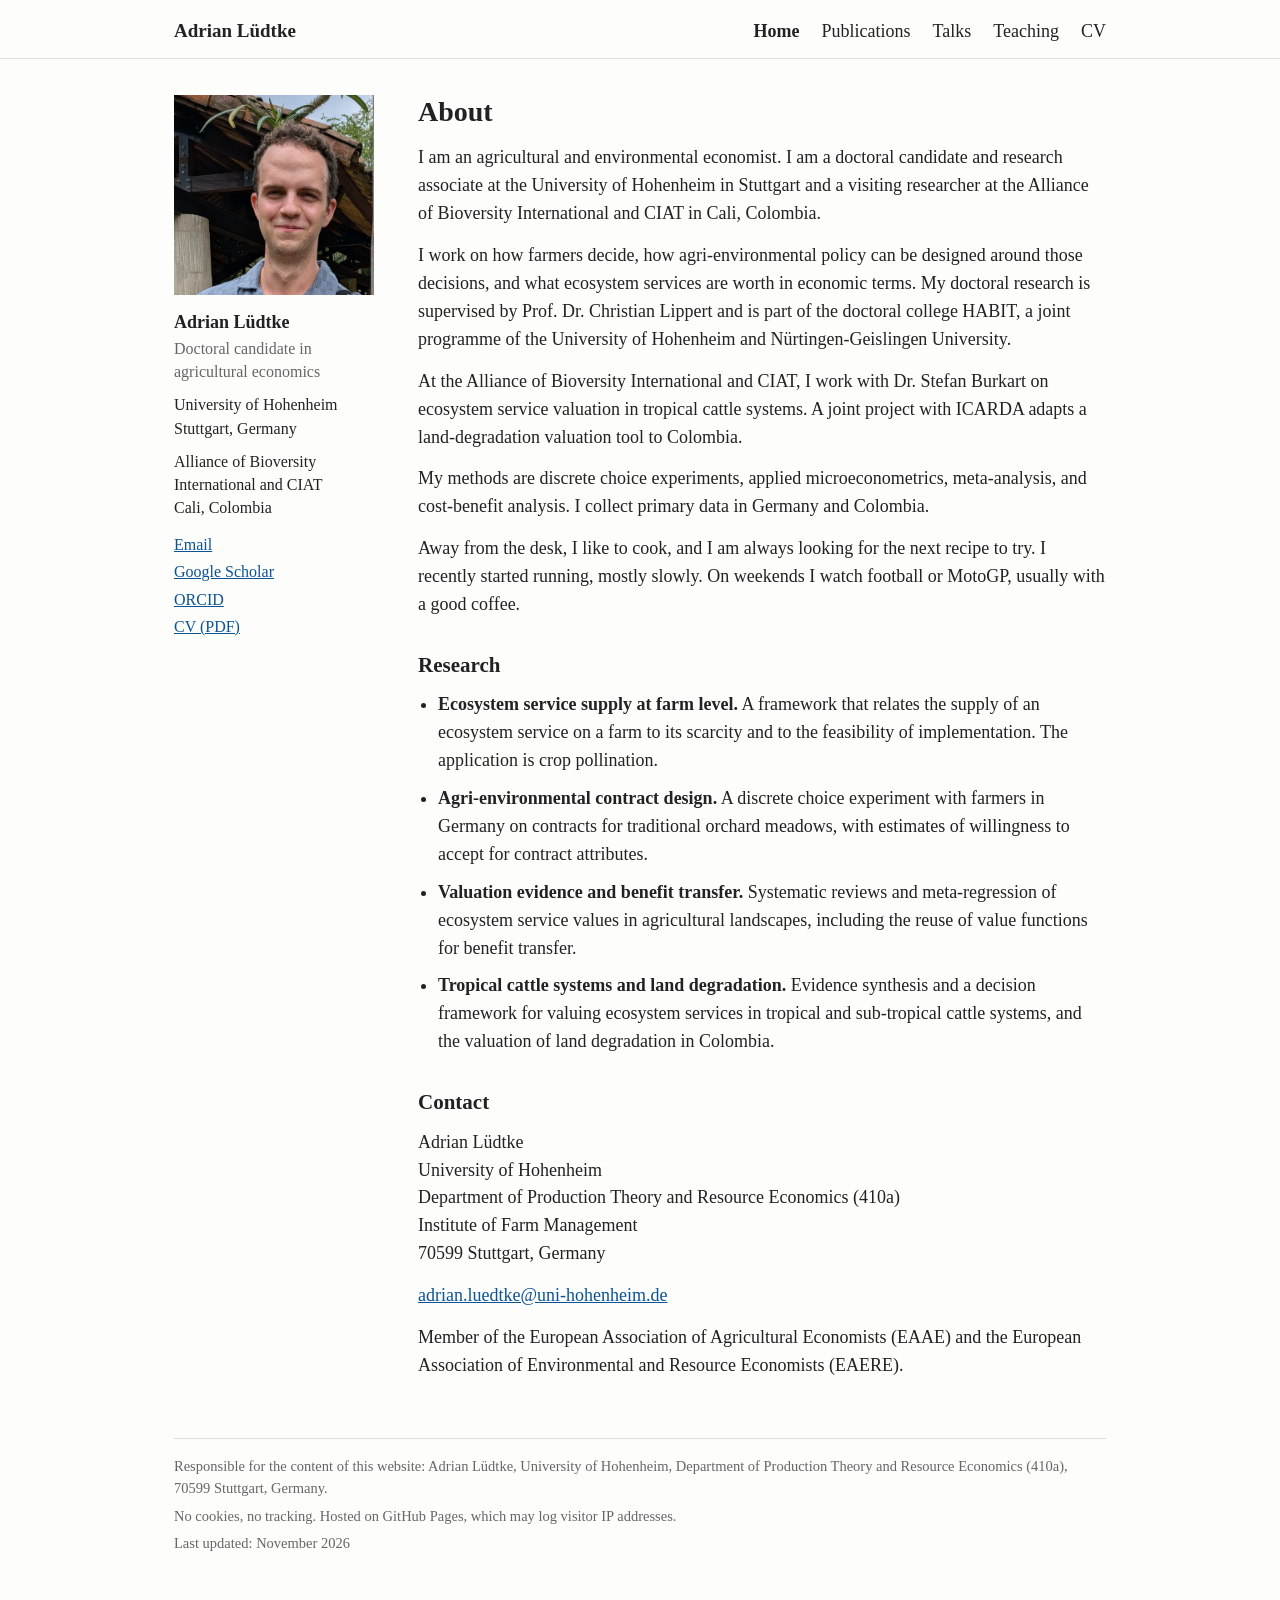
<file: index.html>
<!DOCTYPE html>
<html lang="en">
<head>
<meta charset="utf-8">
<meta name="viewport" content="width=device-width, initial-scale=1">
<title>Adrian Lüdtke | Agricultural and Environmental Economics</title>
<meta name="author" content="Adrian Lüdtke">
<meta name="description" content="Adrian Lüdtke is an agricultural and environmental economist at the University of Hohenheim and a visiting researcher at the Alliance of Bioversity International and CIAT. Research on farm-level decisions, agri-environmental policy design, and the economic valuation of ecosystem services.">
<meta property="og:title" content="Adrian Lüdtke | Agricultural and Environmental Economics">
<meta property="og:type" content="profile">
<link rel="stylesheet" href="style.css">
<script type="application/ld+json">
{
  "@context": "https://schema.org",
  "@type": "Person",
  "name": "Adrian Lüdtke",
  "jobTitle": "Research Associate and doctoral candidate",
  "affiliation": [
    {"@type": "CollegeOrUniversity", "name": "University of Hohenheim"},
    {"@type": "Organization", "name": "Alliance of Bioversity International and CIAT"}
  ],
  "email": "mailto:adrian.luedtke@uni-hohenheim.de",
  "sameAs": [
    "https://orcid.org/0000-0002-7226-5214",
    "https://scholar.google.de/citations?user=HKqjV-wAAAAJ"
  ],
  "knowsAbout": ["Agricultural economics", "Environmental economics", "Ecosystem service valuation", "Agri-environmental policy", "Discrete choice experiments"]
}
</script>
</head>
<body>
<nav aria-label="Pages">
  <div class="wrap">
    <a class="name" href="index.html">Adrian Lüdtke</a>
    <a class="item on" href="index.html">Home</a>
    <a class="item" href="publications.html">Publications</a>
    <a class="item" href="talks.html">Talks</a>
    <a class="item" href="teaching.html">Teaching</a>
    <a class="item" href="Luedtke_CV.pdf">CV</a>
  </div>
</nav>
<div class="wrap">
<div class="layout">
<aside>
  <img src="adrian-luedtke.jpg" alt="Adrian Lüdtke" width="200" height="200">
  <p class="n">Adrian Lüdtke</p>
  <p class="r">Doctoral candidate in agricultural economics</p>
  <p>University of Hohenheim<br>Stuttgart, Germany</p>
  <p>Alliance of Bioversity International and CIAT<br>Cali, Colombia</p>
  <ul>
    <li><a href="mailto:adrian.luedtke@uni-hohenheim.de">Email</a></li>
    <li><a href="https://scholar.google.de/citations?user=HKqjV-wAAAAJ">Google Scholar</a></li>
    <li><a href="https://orcid.org/0000-0002-7226-5214">ORCID</a></li>
    <li><a href="Luedtke_CV.pdf">CV (PDF)</a></li>
  </ul>
</aside>
<main>
<h1>About</h1>
<p>I am an agricultural and environmental economist. I am a doctoral candidate and research associate at the University of Hohenheim in Stuttgart and a visiting researcher at the Alliance of Bioversity International and CIAT in Cali, Colombia.</p>
<p>I work on how farmers decide, how agri-environmental policy can be designed around those decisions, and what ecosystem services are worth in economic terms. My doctoral research is supervised by Prof. Dr. Christian Lippert and is part of the doctoral college HABIT, a joint programme of the University of Hohenheim and Nürtingen-Geislingen University.</p>
<p>At the Alliance of Bioversity International and CIAT, I work with Dr. Stefan Burkart on ecosystem service valuation in tropical cattle systems. A joint project with ICARDA adapts a land-degradation valuation tool to Colombia.</p>
<p>My methods are discrete choice experiments, applied microeconometrics, meta-analysis, and cost-benefit analysis. I collect primary data in Germany and Colombia.</p>
<p>Away from the desk, I like to cook, and I am always looking for the next recipe to try. I recently started running, mostly slowly. On weekends I watch football or MotoGP, usually with a good coffee.</p>
<h2>Research</h2>
<ul class="topics">
  <li><b>Ecosystem service supply at farm level.</b> A framework that relates the supply of an ecosystem service on a farm to its scarcity and to the feasibility of implementation. The application is crop pollination.</li>
  <li><b>Agri-environmental contract design.</b> A discrete choice experiment with farmers in Germany on contracts for traditional orchard meadows, with estimates of willingness to accept for contract attributes.</li>
  <li><b>Valuation evidence and benefit transfer.</b> Systematic reviews and meta-regression of ecosystem service values in agricultural landscapes, including the reuse of value functions for benefit transfer.</li>
  <li><b>Tropical cattle systems and land degradation.</b> Evidence synthesis and a decision framework for valuing ecosystem services in tropical and sub-tropical cattle systems, and the valuation of land degradation in Colombia.</li>
</ul>
<h2>Contact</h2>
<p>Adrian Lüdtke<br>
  University of Hohenheim<br>
  Department of Production Theory and Resource Economics (410a)<br>
  Institute of Farm Management<br>
  70599 Stuttgart, Germany</p>
  <p><a href="mailto:adrian.luedtke@uni-hohenheim.de">adrian.luedtke@uni-hohenheim.de</a></p>
  <p>Member of the European Association of Agricultural Economists (EAAE) and the European Association of Environmental and Resource Economists (EAERE).</p>
</main>
</div>
<footer>
  <p>Responsible for the content of this website: Adrian Lüdtke, University of Hohenheim, Department of Production Theory and Resource Economics (410a), 70599 Stuttgart, Germany.</p>
  <p>No cookies, no tracking. Hosted on GitHub Pages, which may log visitor IP addresses.</p>
  <p>Last updated: November 2026</p>
</footer>
</div>
</body>
</html>
</file>
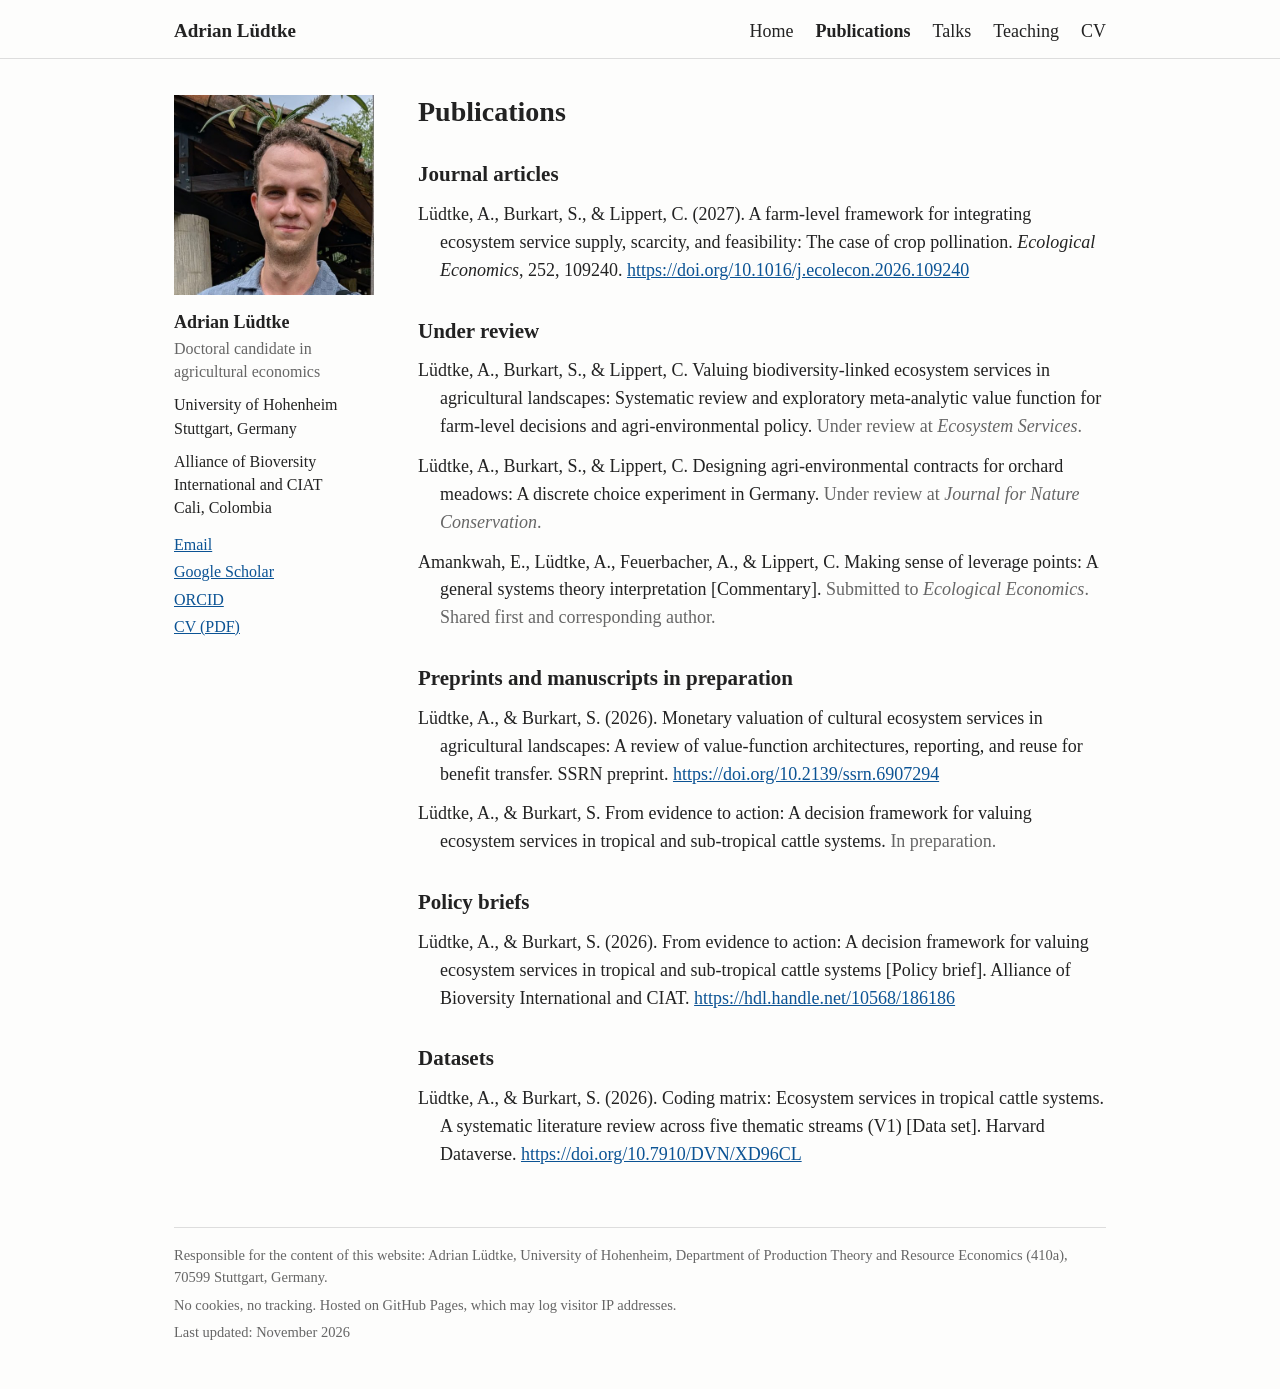
<file: publications.html>
<!DOCTYPE html>
<html lang="en">
<head>
<meta charset="utf-8">
<meta name="viewport" content="width=device-width, initial-scale=1">
<title>Publications | Adrian Lüdtke</title>
<meta name="author" content="Adrian Lüdtke">
<meta name="description" content="Publications of Adrian Lüdtke: journal articles, manuscripts under review, preprints, policy briefs, and datasets.">
<meta property="og:title" content="Publications | Adrian Lüdtke">
<meta property="og:type" content="profile">
<link rel="stylesheet" href="style.css">

</head>
<body>
<nav aria-label="Pages">
  <div class="wrap">
    <a class="name" href="index.html">Adrian Lüdtke</a>
    <a class="item" href="index.html">Home</a>
    <a class="item on" href="publications.html">Publications</a>
    <a class="item" href="talks.html">Talks</a>
    <a class="item" href="teaching.html">Teaching</a>
    <a class="item" href="Luedtke_CV.pdf">CV</a>
  </div>
</nav>
<div class="wrap">
<div class="layout">
<aside>
  <img src="adrian-luedtke.jpg" alt="Adrian Lüdtke" width="200" height="200">
  <p class="n">Adrian Lüdtke</p>
  <p class="r">Doctoral candidate in agricultural economics</p>
  <p>University of Hohenheim<br>Stuttgart, Germany</p>
  <p>Alliance of Bioversity International and CIAT<br>Cali, Colombia</p>
  <ul>
    <li><a href="mailto:adrian.luedtke@uni-hohenheim.de">Email</a></li>
    <li><a href="https://scholar.google.de/citations?user=HKqjV-wAAAAJ">Google Scholar</a></li>
    <li><a href="https://orcid.org/0000-0002-7226-5214">ORCID</a></li>
    <li><a href="Luedtke_CV.pdf">CV (PDF)</a></li>
  </ul>
</aside>
<main>
<h1>Publications</h1>
<h2>Journal articles</h2>
  <ol class="refs">
    <li>Lüdtke, A., Burkart, S., &amp; Lippert, C. (2027). A farm-level framework for integrating ecosystem service supply, scarcity, and feasibility: The case of crop pollination. <i>Ecological Economics</i>, 252, 109240. <a href="https://doi.org/10.1016/j.ecolecon.2026.109240">https://doi.org/10.1016/j.ecolecon.2026.109240</a></li>
  </ol>

  <h2>Under review</h2>
  <ol class="refs">
    <li>Lüdtke, A., Burkart, S., &amp; Lippert, C. Valuing biodiversity-linked ecosystem services in agricultural landscapes: Systematic review and exploratory meta-analytic value function for farm-level decisions and agri-environmental policy. <span class="status">Under review at <i>Ecosystem Services</i>.</span></li>
    <li>Lüdtke, A., Burkart, S., &amp; Lippert, C. Designing agri-environmental contracts for orchard meadows: A discrete choice experiment in Germany. <span class="status">Under review at <i>Journal for Nature Conservation</i>.</span></li>
    <li>Amankwah, E., Lüdtke, A., Feuerbacher, A., &amp; Lippert, C. Making sense of leverage points: A general systems theory interpretation [Commentary]. <span class="status">Submitted to <i>Ecological Economics</i>. Shared first and corresponding author.</span></li>
  </ol>

  <h2>Preprints and manuscripts in preparation</h2>
  <ol class="refs">
    <li>Lüdtke, A., &amp; Burkart, S. (2026). Monetary valuation of cultural ecosystem services in agricultural landscapes: A review of value-function architectures, reporting, and reuse for benefit transfer. SSRN preprint. <a href="https://doi.org/10.2139/ssrn.6907294">https://doi.org/10.2139/ssrn.6907294</a></li>
    <li>Lüdtke, A., &amp; Burkart, S. From evidence to action: A decision framework for valuing ecosystem services in tropical and sub-tropical cattle systems. <span class="status">In preparation.</span></li>
  </ol>

  <h2>Policy briefs</h2>
  <ol class="refs">
    <li>Lüdtke, A., &amp; Burkart, S. (2026). From evidence to action: A decision framework for valuing ecosystem services in tropical and sub-tropical cattle systems [Policy brief]. Alliance of Bioversity International and CIAT. <a href="https://hdl.handle.net/10568/186186">https://hdl.handle.net/10568/186186</a></li>
  </ol>

  <h2>Datasets</h2>
  <ol class="refs">
    <li>Lüdtke, A., &amp; Burkart, S. (2026). Coding matrix: Ecosystem services in tropical cattle systems. A systematic literature review across five thematic streams (V1) [Data set]. Harvard Dataverse. <a href="https://doi.org/10.7910/DVN/XD96CL">https://doi.org/10.7910/DVN/XD96CL</a></li>
  </ol>
</main>
</div>
<footer>
  <p>Responsible for the content of this website: Adrian Lüdtke, University of Hohenheim, Department of Production Theory and Resource Economics (410a), 70599 Stuttgart, Germany.</p>
  <p>No cookies, no tracking. Hosted on GitHub Pages, which may log visitor IP addresses.</p>
  <p>Last updated: November 2026</p>
</footer>
</div>
</body>
</html>
</file>
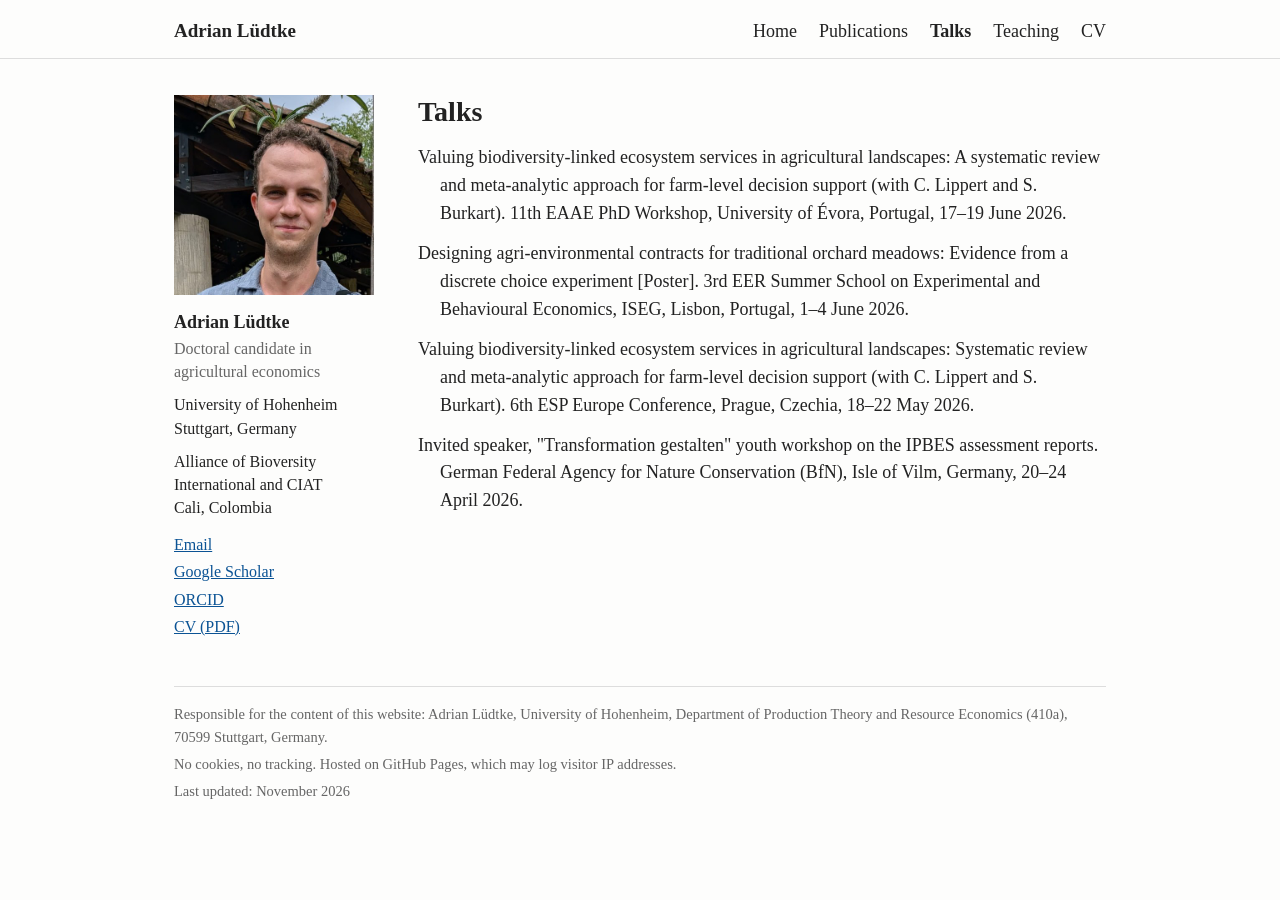
<file: talks.html>
<!DOCTYPE html>
<html lang="en">
<head>
<meta charset="utf-8">
<meta name="viewport" content="width=device-width, initial-scale=1">
<title>Talks | Adrian Lüdtke</title>
<meta name="author" content="Adrian Lüdtke">
<meta name="description" content="Conference talks and posters of Adrian Lüdtke.">
<meta property="og:title" content="Talks | Adrian Lüdtke">
<meta property="og:type" content="profile">
<link rel="stylesheet" href="style.css">

</head>
<body>
<nav aria-label="Pages">
  <div class="wrap">
    <a class="name" href="index.html">Adrian Lüdtke</a>
    <a class="item" href="index.html">Home</a>
    <a class="item" href="publications.html">Publications</a>
    <a class="item on" href="talks.html">Talks</a>
    <a class="item" href="teaching.html">Teaching</a>
    <a class="item" href="Luedtke_CV.pdf">CV</a>
  </div>
</nav>
<div class="wrap">
<div class="layout">
<aside>
  <img src="adrian-luedtke.jpg" alt="Adrian Lüdtke" width="200" height="200">
  <p class="n">Adrian Lüdtke</p>
  <p class="r">Doctoral candidate in agricultural economics</p>
  <p>University of Hohenheim<br>Stuttgart, Germany</p>
  <p>Alliance of Bioversity International and CIAT<br>Cali, Colombia</p>
  <ul>
    <li><a href="mailto:adrian.luedtke@uni-hohenheim.de">Email</a></li>
    <li><a href="https://scholar.google.de/citations?user=HKqjV-wAAAAJ">Google Scholar</a></li>
    <li><a href="https://orcid.org/0000-0002-7226-5214">ORCID</a></li>
    <li><a href="Luedtke_CV.pdf">CV (PDF)</a></li>
  </ul>
</aside>
<main>
<h1>Talks</h1>
<ol class="refs">
    <li>Valuing biodiversity-linked ecosystem services in agricultural landscapes: A systematic review and meta-analytic approach for farm-level decision support (with C. Lippert and S. Burkart). 11th EAAE PhD Workshop, University of Évora, Portugal, 17–19 June 2026.</li>
    <li>Designing agri-environmental contracts for traditional orchard meadows: Evidence from a discrete choice experiment [Poster]. 3rd EER Summer School on Experimental and Behavioural Economics, ISEG, Lisbon, Portugal, 1–4 June 2026.</li>
    <li>Valuing biodiversity-linked ecosystem services in agricultural landscapes: Systematic review and meta-analytic approach for farm-level decision support (with C. Lippert and S. Burkart). 6th ESP Europe Conference, Prague, Czechia, 18–22 May 2026.</li>
    <li>Invited speaker, "Transformation gestalten" youth workshop on the IPBES assessment reports. German Federal Agency for Nature Conservation (BfN), Isle of Vilm, Germany, 20–24 April 2026.</li>
  </ol>
</main>
</div>
<footer>
  <p>Responsible for the content of this website: Adrian Lüdtke, University of Hohenheim, Department of Production Theory and Resource Economics (410a), 70599 Stuttgart, Germany.</p>
  <p>No cookies, no tracking. Hosted on GitHub Pages, which may log visitor IP addresses.</p>
  <p>Last updated: November 2026</p>
</footer>
</div>
</body>
</html>
</file>
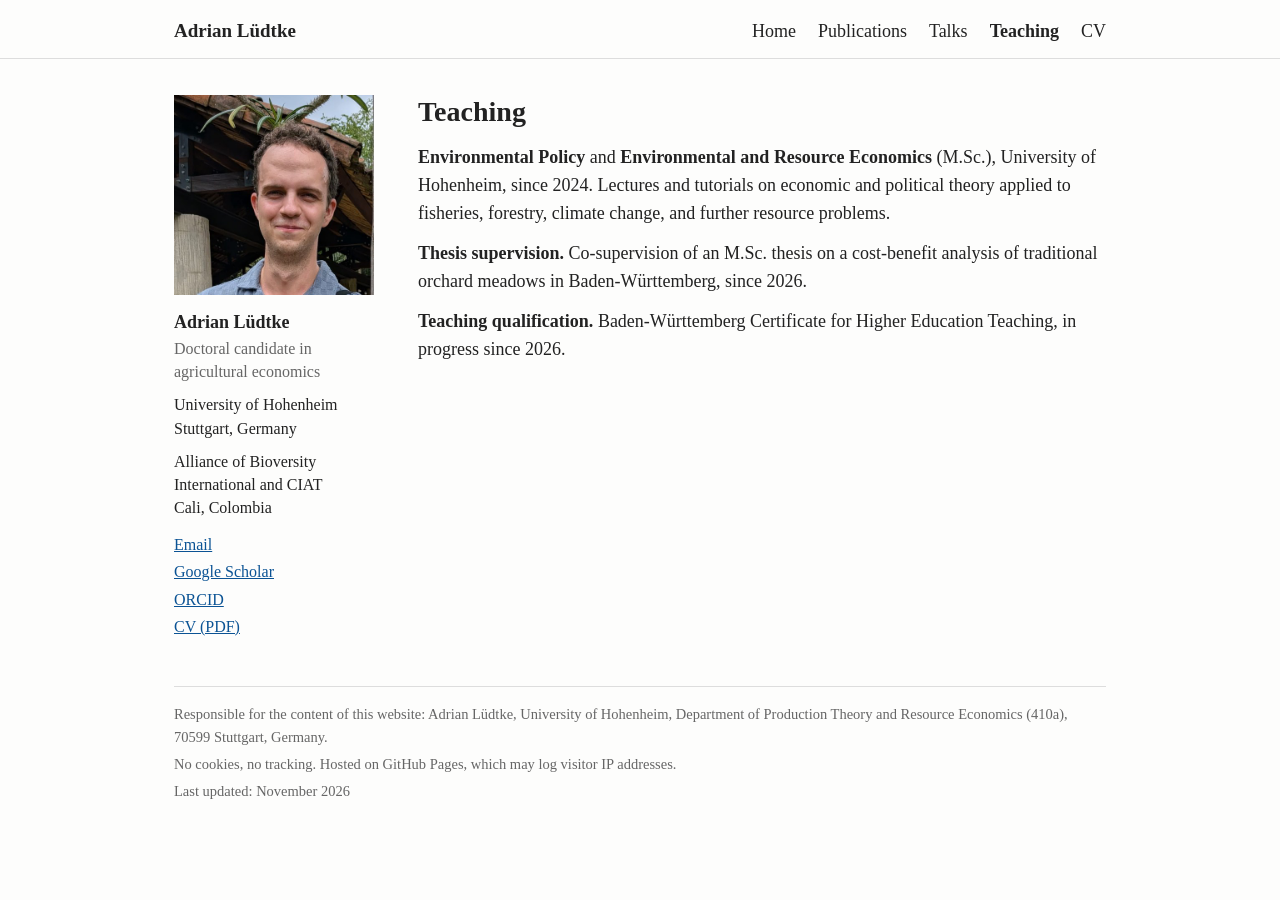
<file: teaching.html>
<!DOCTYPE html>
<html lang="en">
<head>
<meta charset="utf-8">
<meta name="viewport" content="width=device-width, initial-scale=1">
<title>Teaching | Adrian Lüdtke</title>
<meta name="author" content="Adrian Lüdtke">
<meta name="description" content="Teaching of Adrian Lüdtke at the University of Hohenheim.">
<meta property="og:title" content="Teaching | Adrian Lüdtke">
<meta property="og:type" content="profile">
<link rel="stylesheet" href="style.css">

</head>
<body>
<nav aria-label="Pages">
  <div class="wrap">
    <a class="name" href="index.html">Adrian Lüdtke</a>
    <a class="item" href="index.html">Home</a>
    <a class="item" href="publications.html">Publications</a>
    <a class="item" href="talks.html">Talks</a>
    <a class="item on" href="teaching.html">Teaching</a>
    <a class="item" href="Luedtke_CV.pdf">CV</a>
  </div>
</nav>
<div class="wrap">
<div class="layout">
<aside>
  <img src="adrian-luedtke.jpg" alt="Adrian Lüdtke" width="200" height="200">
  <p class="n">Adrian Lüdtke</p>
  <p class="r">Doctoral candidate in agricultural economics</p>
  <p>University of Hohenheim<br>Stuttgart, Germany</p>
  <p>Alliance of Bioversity International and CIAT<br>Cali, Colombia</p>
  <ul>
    <li><a href="mailto:adrian.luedtke@uni-hohenheim.de">Email</a></li>
    <li><a href="https://scholar.google.de/citations?user=HKqjV-wAAAAJ">Google Scholar</a></li>
    <li><a href="https://orcid.org/0000-0002-7226-5214">ORCID</a></li>
    <li><a href="Luedtke_CV.pdf">CV (PDF)</a></li>
  </ul>
</aside>
<main>
<h1>Teaching</h1>
<ul class="plain">
    <li><b>Environmental Policy</b> and <b>Environmental and Resource Economics</b> (M.Sc.), University of Hohenheim, since 2024. Lectures and tutorials on economic and political theory applied to fisheries, forestry, climate change, and further resource problems.</li>
    <li><b>Thesis supervision.</b> Co-supervision of an M.Sc. thesis on a cost-benefit analysis of traditional orchard meadows in Baden-Württemberg, since 2026.</li>
    <li><b>Teaching qualification.</b> Baden-Württemberg Certificate for Higher Education Teaching, in progress since 2026.</li>
  </ul>
</main>
</div>
<footer>
  <p>Responsible for the content of this website: Adrian Lüdtke, University of Hohenheim, Department of Production Theory and Resource Economics (410a), 70599 Stuttgart, Germany.</p>
  <p>No cookies, no tracking. Hosted on GitHub Pages, which may log visitor IP addresses.</p>
  <p>Last updated: November 2026</p>
</footer>
</div>
</body>
</html>
</file>
<file: style.css>
:root{--ink:#222;--muted:#666;--link:#0b5394;--rule:#ddd;--bg:#fdfdfc}
@media (prefers-color-scheme:dark){:root{--ink:#e4e4e2;--muted:#a0a09c;--link:#8ab4e8;--rule:#3a3a38;--bg:#181817}}
*{box-sizing:border-box}
body{margin:0;background:var(--bg);color:var(--ink);font-family:Charter,"Bitstream Charter","Iowan Old Style","Palatino Linotype",Palatino,Georgia,serif;font-size:18px;line-height:1.55}
a{color:var(--link)}
.wrap{max-width:980px;margin:0 auto;padding:0 24px}
nav{border-bottom:1px solid var(--rule)}
nav .wrap{display:flex;flex-wrap:wrap;gap:2px 22px;align-items:baseline;padding-top:16px;padding-bottom:12px}
nav .name{font-weight:700;color:var(--ink);text-decoration:none;margin-right:auto;font-size:19px}
nav a.item{color:var(--ink);text-decoration:none}
nav a.item:hover{text-decoration:underline}
nav a.item.on{font-weight:700}
.layout{display:grid;grid-template-columns:200px minmax(0,1fr);gap:44px;padding-top:36px}
aside{font-size:16px;line-height:1.45}
aside img{width:200px;height:200px;object-fit:cover;display:block;margin-bottom:14px}
aside p{margin:0 0 10px}
aside .n{font-weight:700;font-size:18px;margin-bottom:2px}
aside .r{color:var(--muted)}
aside ul{list-style:none;margin:14px 0 0;padding:0}
aside li{margin:0 0 4px}
main h1{font-size:28px;font-weight:700;line-height:1.2;margin:0 0 16px}
main h2{font-size:21px;font-weight:700;margin:30px 0 10px}
p{margin:0 0 14px}
ul.topics{margin:0 0 14px;padding-left:20px}
ul.topics li{margin:0 0 10px}
ol.refs,ul.plain{margin:0 0 14px;padding:0;list-style:none}
ol.refs li{margin:0 0 12px;padding-left:22px;text-indent:-22px}
ul.plain li{margin:0 0 12px}
.status{font-style:normal;color:var(--muted)}
footer{border-top:1px solid var(--rule);margin-top:44px;padding:16px 0 40px;color:var(--muted);font-size:14.5px}
footer p{margin:0 0 5px}
@media (max-width:720px){body{font-size:17px}.layout{grid-template-columns:1fr;gap:22px;padding-top:24px}aside img{width:140px;height:140px}}
@media print{nav{display:none}}
</file>
